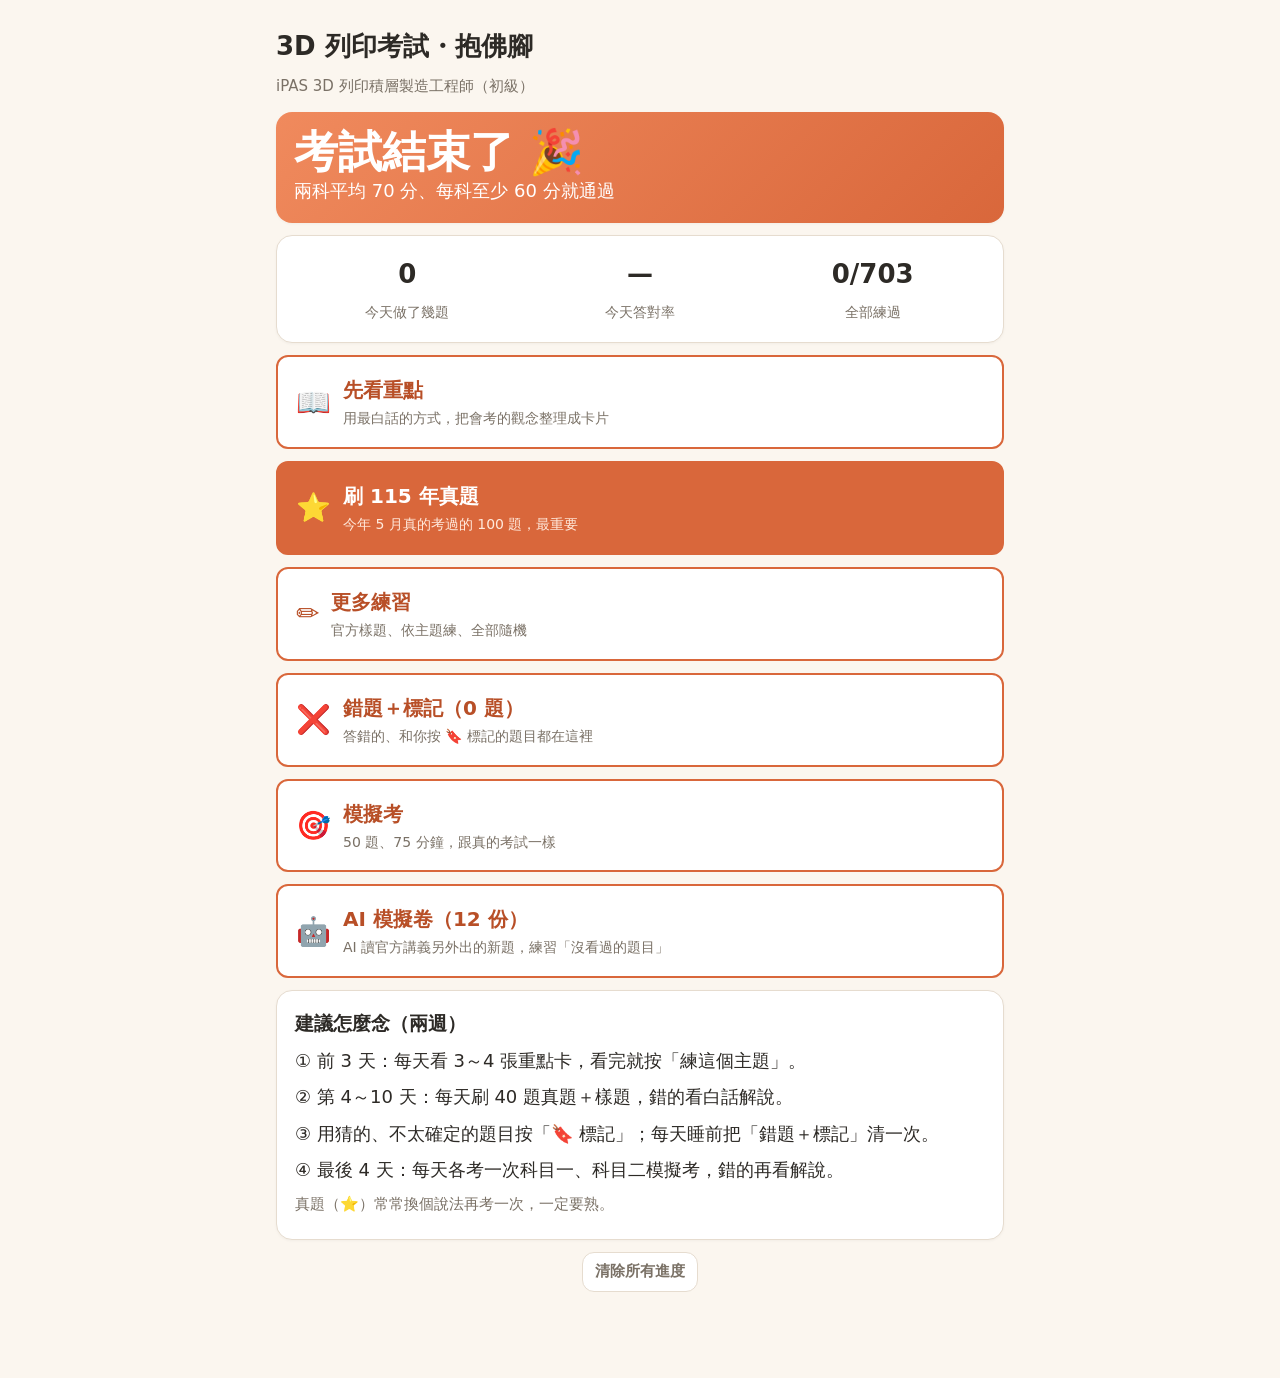
<file: app/index.html>
<!DOCTYPE html>
<html lang="zh-Hant-TW">
<head>
  <meta charset="utf-8">
  <meta name="viewport" content="width=device-width, initial-scale=1">
  <title>3D 列印考試・抱佛腳</title>
  <link rel="stylesheet" href="style.css">
</head>
<body>
  <div id="app"></div>
  <div id="zoom"><img alt="放大的圖"></div>
  <script src="data.js"></script>
  <script src="app.js"></script>
</body>
</html>
</file>
<file: app/style.css>
:root {
  --bg: #fbf6ef;
  --card: #ffffff;
  --ink: #2d2a26;
  --muted: #7a7166;
  --line: #e6dccf;
  --brand: #d9673b;
  --brand-dark: #b84f27;
  --good: #2f9e5b;
  --good-bg: #e6f6ec;
  --bad: #d63b3b;
  --bad-bg: #fde9e9;
  --tip-bg: #fff4d6;
  --radius: 16px;
}

* { box-sizing: border-box; }

body {
  margin: 0;
  background: var(--bg);
  color: var(--ink);
  font-family: "Microsoft JhengHei", "PingFang TC", "Noto Sans TC", system-ui, sans-serif;
  font-size: 18px;
  line-height: 1.7;
}

#app { max-width: 760px; margin: 0 auto; padding: 16px 16px 80px; }

h1 { font-size: 26px; margin: 8px 0 4px; }
h2 { font-size: 22px; margin: 4px 0 12px; }
h3 { font-size: 19px; margin: 0 0 6px; }
p { margin: 6px 0; }
.muted { color: var(--muted); font-size: 15px; }

.card {
  background: var(--card);
  border: 1px solid var(--line);
  border-radius: var(--radius);
  padding: 16px 18px;
  margin: 12px 0;
  box-shadow: 0 1px 3px rgba(0,0,0,.04);
}

/* 按鈕一律有框有底色，看起來就是按鈕 */
button, .btn {
  font: inherit;
  cursor: pointer;
  border: 2px solid var(--brand);
  background: #fff;
  color: var(--brand-dark);
  border-radius: 12px;
  padding: 10px 16px;
  font-weight: 700;
  transition: transform .05s, background .15s;
}
button:active { transform: scale(.98); }
button.primary { background: var(--brand); color: #fff; }
button.primary:hover { background: var(--brand-dark); }
button:hover { background: #fff1ea; }
button.primary:hover { background: var(--brand-dark); }
button:disabled { opacity: .45; cursor: default; }
button.small { padding: 6px 12px; font-size: 15px; border-width: 1.5px; }
button.ghost { border-color: var(--line); color: var(--muted); }

.menu { display: grid; gap: 12px; }
.menu button {
  text-align: left;
  padding: 16px 18px;
  font-size: 20px;
  display: flex;
  align-items: center;
  gap: 12px;
  border-width: 2px;
}
.menu button .icon { font-size: 28px; }
.menu button .sub { display: block; font-size: 14px; font-weight: 400; color: var(--muted); }

.topbar { display: flex; justify-content: space-between; align-items: center; gap: 8px; margin-bottom: 8px; }

.countdown {
  background: linear-gradient(135deg, #f08a5d, #d9673b);
  color: #fff;
  border: none;
}
.countdown .big { font-size: 44px; font-weight: 800; line-height: 1.1; }

.stats { display: grid; grid-template-columns: repeat(3, 1fr); gap: 8px; text-align: center; }
.stats b { display: block; font-size: 26px; }
.stats span { font-size: 14px; color: var(--muted); }

.tags { display: flex; flex-wrap: wrap; gap: 6px; margin-bottom: 8px; }
.tag { font-size: 13px; padding: 2px 10px; border-radius: 999px; background: #f2e9dd; color: #6b5d4c; }
.tag.real { background: #ffe1d3; color: #a6431c; font-weight: 700; }

.question { font-size: 20px; font-weight: 700; line-height: 1.6; }
.qimg { display: block; max-width: 100%; margin: 10px auto; border: 1px solid var(--line); border-radius: 10px; cursor: zoom-in; background: #fff; }

.options { display: grid; gap: 10px; margin-top: 14px; }
.options button {
  text-align: left;
  font-weight: 500;
  color: var(--ink);
  border: 2px solid #cbbba8;
  background: #fff;
  display: flex;
  gap: 10px;
  align-items: flex-start;
  min-height: 56px;
}
.options button .letter {
  flex: none;
  width: 34px; height: 34px;
  border-radius: 50%;
  background: #f2e9dd;
  display: inline-flex; align-items: center; justify-content: center;
  font-weight: 800;
}
.options button.picked { border-color: var(--brand); background: #fff1ea; }
.options button.right { border-color: var(--good); background: var(--good-bg); }
.options button.right .letter { background: var(--good); color: #fff; }
.options button.wrong { border-color: var(--bad); background: var(--bad-bg); }
.options button.wrong .letter { background: var(--bad); color: #fff; }

.result { font-size: 22px; font-weight: 800; margin: 14px 0 6px; }
.result.good { color: var(--good); }
.result.bad { color: var(--bad); }

.explain { background: #f4f9ff; border: 1px solid #cfe2f7; border-radius: 12px; padding: 12px 14px; margin: 10px 0; }
.explain h4, .tipbox h4 { margin: 0 0 4px; font-size: 16px; }
.tipbox { background: var(--tip-bg); border: 1px solid #f1d98c; border-radius: 12px; padding: 10px 14px; margin: 10px 0; font-weight: 700; }
details.official { margin: 10px 0; font-size: 16px; }
details.official summary { cursor: pointer; color: var(--muted); padding: 6px 0; }
details.official div { background: #faf7f2; border-radius: 10px; padding: 10px 12px; }

.navrow { display: flex; gap: 10px; justify-content: space-between; margin-top: 14px; flex-wrap: wrap; }
.navrow button { flex: 1; min-width: 120px; }

.progressbar { height: 8px; background: #efe5d8; border-radius: 99px; overflow: hidden; margin: 6px 0 12px; }
.progressbar i { display: block; height: 100%; background: var(--brand); }

.lesson-point { border-left: 5px solid var(--brand); padding: 4px 0 4px 12px; margin: 14px 0; }
.lesson-point p { white-space: pre-line; }

.list button { width: 100%; text-align: left; margin: 6px 0; display: flex; justify-content: space-between; align-items: center; gap: 8px; }
.list button .count { font-size: 14px; color: var(--muted); font-weight: 400; white-space: nowrap; }

.grid-nums { display: grid; grid-template-columns: repeat(10, 1fr); gap: 6px; }
.grid-nums button { padding: 6px 0; font-size: 14px; border-width: 1.5px; border-color: #cbbba8; color: var(--ink); }
.grid-nums button.done { background: #ffe9dc; border-color: var(--brand); }
.grid-nums button.cur { outline: 3px solid var(--brand); }
.grid-nums button.right { background: var(--good-bg); border-color: var(--good); }
.grid-nums button.wrong { background: var(--bad-bg); border-color: var(--bad); }

.timer { font-variant-numeric: tabular-nums; font-weight: 800; font-size: 20px; }
.timer.warn { color: var(--bad); }

.score { font-size: 56px; font-weight: 800; text-align: center; line-height: 1.1; }

#zoom { position: fixed; inset: 0; background: rgba(0,0,0,.85); display: none; align-items: center; justify-content: center; z-index: 10; padding: 10px; }
#zoom.show { display: flex; }
#zoom img { max-width: 100%; max-height: 100%; background: #fff; border-radius: 8px; }

.seg { display: flex; flex-wrap: wrap; gap: 8px; margin: 6px 0 12px; }
.seg button { font-weight: 600; }
.seg button.on { background: var(--brand); color: #fff; }

@media (max-width: 520px) {
  body { font-size: 17px; }
  .question { font-size: 19px; }
  .grid-nums { grid-template-columns: repeat(5, 1fr); }
  .menu button { font-size: 18px; }
}
.qimg.fig { width: 100%; max-width: 520px; }
.explain { white-space: pre-line; }

/* 🔖 標記 */
.markrow { margin-top: 12px; }
button.mark { border-color: #d9b44a; color: #8a6500; background: #fffdf5; }
button.mark:hover { background: #fff4d6; }
button.mark.on { background: #ffe9a8; border-color: #c99a00; color: #6b4e00; }
.grid-nums button { position: relative; }
.grid-nums button.marked::after { content: "🔖"; position: absolute; top: -9px; right: -5px; font-size: 13px; line-height: 1; }

/* 各主題答對率 */
.trow { display: grid; grid-template-columns: 1fr auto auto; gap: 4px 8px; align-items: center; padding: 8px 0; border-bottom: 1px solid var(--line); }
.trow:last-child { border-bottom: none; }
.trow .tname { grid-column: 1 / -1; font-weight: 700; font-size: 16px; }
.trow .tbar { height: 10px; background: #efe5d8; border-radius: 99px; overflow: hidden; }
.trow .tbar i { display: block; height: 100%; }
.trow .tbar i.good { background: var(--good); }
.trow .tbar i.mid { background: #e0a800; }
.trow .tbar i.bad { background: var(--bad); }
.trow b { font-size: 16px; min-width: 3em; text-align: right; }
.trow b.good { color: var(--good); }
.trow b.mid { color: #b07f00; }
.trow b.bad { color: var(--bad); }
.bookitem { border-bottom: 1px solid var(--line); padding: 4px 0 10px; }
.bookitem:last-child { border-bottom: none; }
.tag.ai { background: #e3ecff; color: #2c4f9e; font-weight: 700; }
</file>
